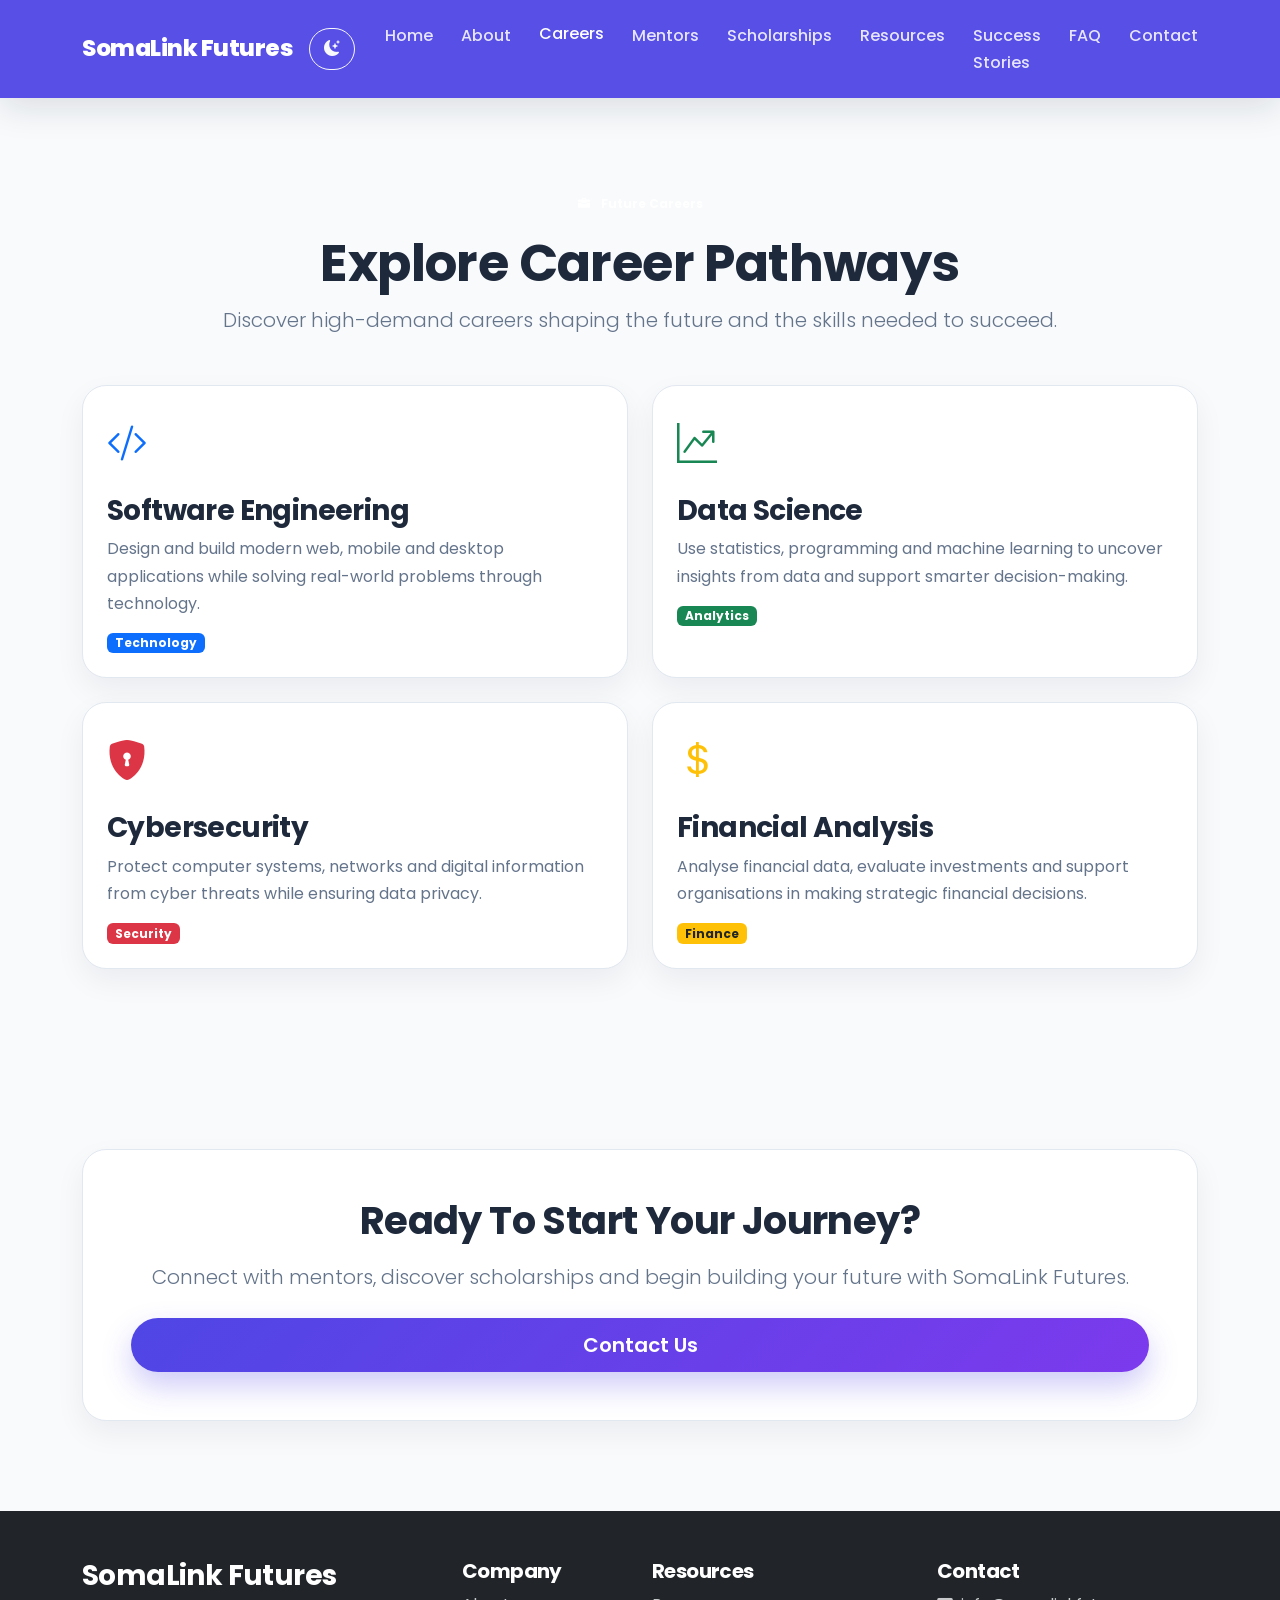
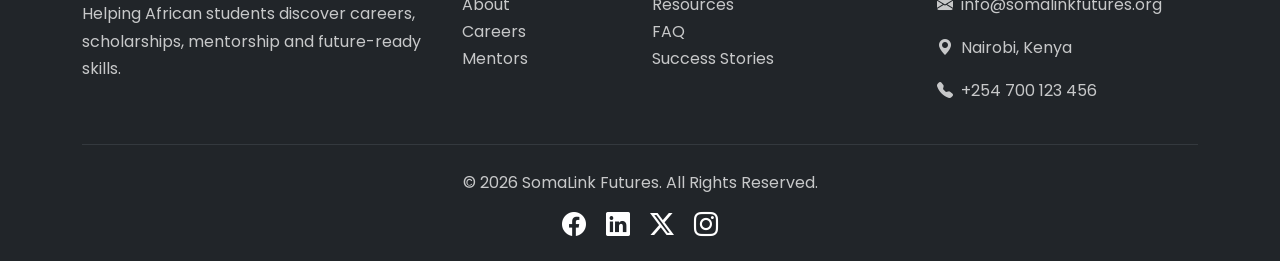
<file: careers.html>
<!DOCTYPE html>
<html lang="en">
<head>
    <meta charset="UTF-8">
    <meta name="viewport" content="width=device-width, initial-scale=1.0">
    <title>Careers - SomaLink Futures</title>

    <link href="https://cdn.jsdelivr.net/npm/bootstrap@5.3.8/dist/css/bootstrap.min.css" rel="stylesheet">
    <link rel="stylesheet" href="https://cdn.jsdelivr.net/npm/bootstrap-icons@1.11.3/font/bootstrap-icons.min.css">
    <link rel="stylesheet" href="css/style.css">
</head>

<body>

<nav class="navbar navbar-expand-xl navbar-dark sticky-top" aria-label="Main Navigation">
    <div class="container">

        <a class="navbar-brand" href="index.html">
            SomaLink Futures
        </a>

        <button
            id="themeToggle"
            class="btn btn-outline-light ms-auto me-3"
            type="button"
            aria-label="Toggle dark mode">
            <i class="bi bi-moon-stars-fill"></i>
        </button>

        <button
            class="navbar-toggler"
            type="button"
            data-bs-toggle="collapse"
            data-bs-target="#navbarNav"
            aria-controls="navbarNav"
            aria-expanded="false"
            aria-label="Toggle navigation">
            <span class="navbar-toggler-icon"></span>
        </button>

        <div class="collapse navbar-collapse" id="navbarNav">
            <ul class="navbar-nav ms-xl-auto">
                <li class="nav-item"><a class="nav-link" href="index.html">Home</a></li>
                <li class="nav-item"><a class="nav-link" href="about.html">About</a></li>
                <li class="nav-item"><a class="nav-link active" href="careers.html">Careers</a></li>
                <li class="nav-item"><a class="nav-link" href="mentors.html">Mentors</a></li>
                <li class="nav-item"><a class="nav-link" href="scholarships.html">Scholarships</a></li>
                <li class="nav-item"><a class="nav-link" href="resources.html">Resources</a></li>
                <li class="nav-item"><a class="nav-link" href="success-stories.html">Success Stories</a></li>
                <li class="nav-item"><a class="nav-link" href="faq.html">FAQ</a></li>
                <li class="nav-item"><a class="nav-link" href="contact.html">Contact</a></li>
            </ul>
        </div>

    </div>
</nav>

<main>

    <section class="container">

        <div class="text-center mb-5">
            <span class="badge mb-3 px-3 py-2">
                <i class="bi bi-briefcase-fill me-2"></i>
                Future Careers
            </span>

            <h1>Explore Career Pathways</h1>

            <p class="lead">
                Discover high-demand careers shaping the future and the skills needed to succeed.
            </p>
        </div>

        <div class="row g-4">

            <div class="col-md-6">
                <div class="card p-4 h-100">
                    <i class="bi bi-code-slash text-primary fs-1 mb-3"></i>
                    <h3>Software Engineering</h3>
                    <p>
                        Design and build modern web, mobile and desktop applications
                        while solving real-world problems through technology.
                    </p>
                    <span class="badge bg-primary align-self-start">Technology</span>
                </div>
            </div>

            <div class="col-md-6">
                <div class="card p-4 h-100">
                    <i class="bi bi-graph-up-arrow text-success fs-1 mb-3"></i>
                    <h3>Data Science</h3>
                    <p>
                        Use statistics, programming and machine learning to uncover
                        insights from data and support smarter decision-making.
                    </p>
                    <span class="badge bg-success align-self-start">Analytics</span>
                </div>
            </div>

            <div class="col-md-6">
                <div class="card p-4 h-100">
                    <i class="bi bi-shield-lock-fill text-danger fs-1 mb-3"></i>
                    <h3>Cybersecurity</h3>
                    <p>
                        Protect computer systems, networks and digital information
                        from cyber threats while ensuring data privacy.
                    </p>
                    <span class="badge bg-danger align-self-start">Security</span>
                </div>
            </div>

            <div class="col-md-6">
                <div class="card p-4 h-100">
                    <i class="bi bi-currency-dollar text-warning fs-1 mb-3"></i>
                    <h3>Financial Analysis</h3>
                    <p>
                        Analyse financial data, evaluate investments and support
                        organisations in making strategic financial decisions.
                    </p>
                    <span class="badge bg-warning text-dark align-self-start">Finance</span>
                </div>
            </div>

        </div>

    </section>

    <section class="container text-center">
        <div class="card p-5">
            <h2 class="mb-3">
                Ready To Start Your Journey?
            </h2>

            <p class="lead mb-4">
                Connect with mentors, discover scholarships and begin building your future with SomaLink Futures.
            </p>

            <a href="contact.html" class="btn btn-primary btn-lg">
                Contact Us
            </a>
        </div>
    </section>

</main>

<footer role="contentinfo" class="bg-dark text-white pt-5 pb-3">
    <div class="container">

        <div class="row gy-4">

            <div class="col-lg-4">
                <h3>SomaLink Futures</h3>
                <p>
                    Helping African students discover careers, scholarships,
                    mentorship and future-ready skills.
                </p>
            </div>

            <div class="col-lg-2">
                <h5>Company</h5>
                <ul class="list-unstyled">
                    <li><a href="about.html" class="text-decoration-none">About</a></li>
                    <li><a href="careers.html" class="text-decoration-none">Careers</a></li>
                    <li><a href="mentors.html" class="text-decoration-none">Mentors</a></li>
                </ul>
            </div>

            <div class="col-lg-3">
                <h5>Resources</h5>
                <ul class="list-unstyled">
                    <li><a href="resources.html" class="text-decoration-none">Resources</a></li>
                    <li><a href="faq.html" class="text-decoration-none">FAQ</a></li>
                    <li><a href="success-stories.html" class="text-decoration-none">Success Stories</a></li>
                </ul>
            </div>

            <div class="col-lg-3">
                <h5>Contact</h5>
                <p><i class="bi bi-envelope-fill me-2"></i>info@somalinkfutures.org</p>
                <p><i class="bi bi-geo-alt-fill me-2"></i>Nairobi, Kenya</p>
                <p><i class="bi bi-telephone-fill me-2"></i>+254 700 123 456</p>
            </div>

        </div>

        <hr class="border-secondary my-4">

        <div class="text-center">
            <p class="mb-2">© 2026 SomaLink Futures. All Rights Reserved.</p>
            <div>
                <i class="bi bi-facebook fs-4 me-3"></i>
                <i class="bi bi-linkedin fs-4 me-3"></i>
                <i class="bi bi-twitter-x fs-4 me-3"></i>
                <i class="bi bi-instagram fs-4"></i>
            </div>
        </div>

    </div>
</footer>

<button id="backToTop" class="btn btn-primary shadow" aria-label="Back to top">
    <i class="bi bi-arrow-up"></i>
</button>

<script src="https://cdn.jsdelivr.net/npm/bootstrap@5.3.8/dist/js/bootstrap.bundle.min.js"></script>
<script src="js/script.js"></script>

</body>
</html>
</file>
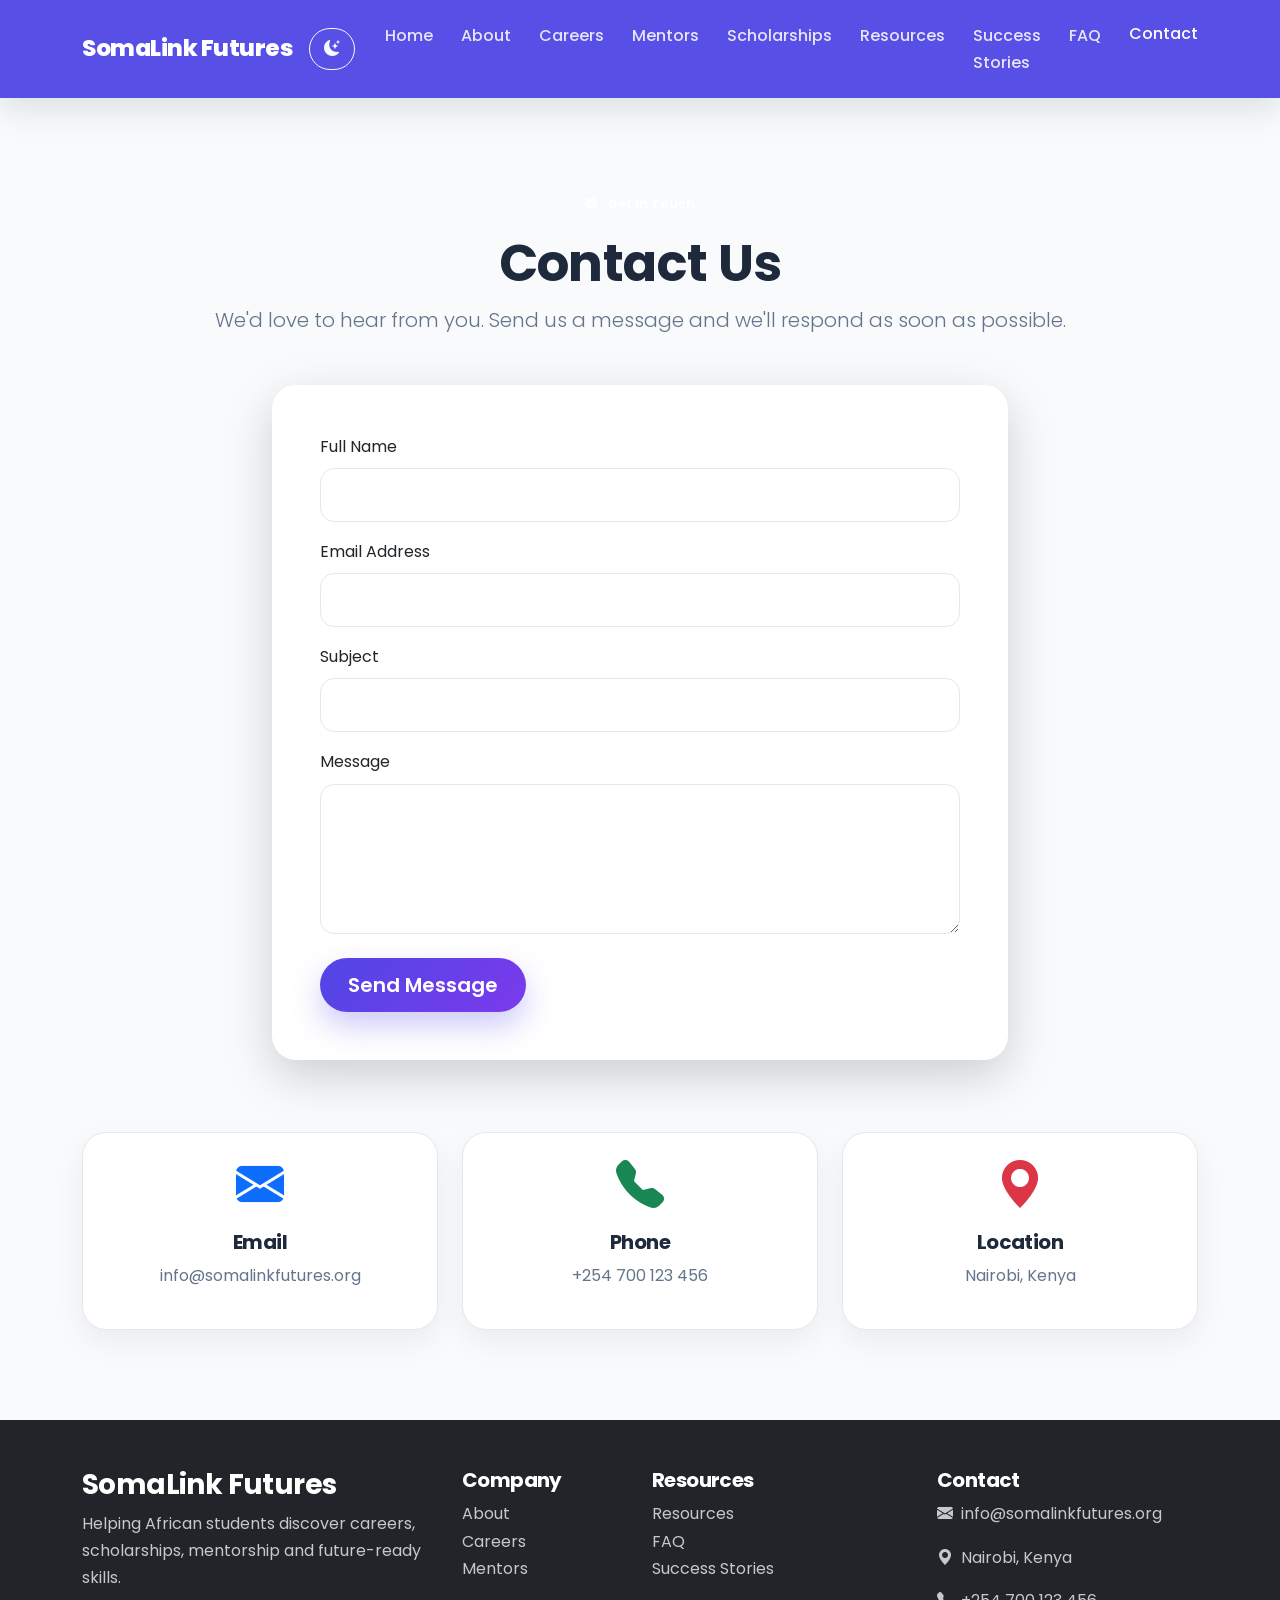
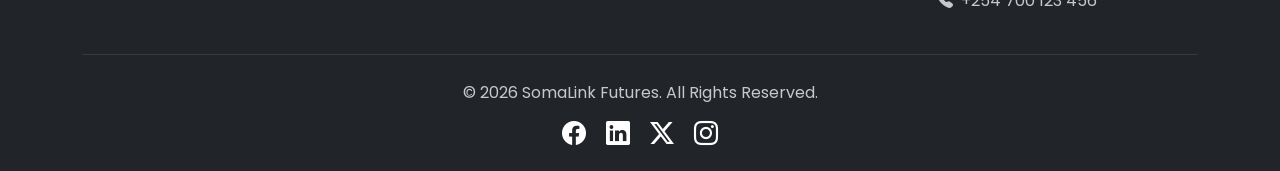
<file: contact.html>
<!DOCTYPE html>
<html lang="en">
<head>
    <meta charset="UTF-8">
    <meta name="viewport" content="width=device-width, initial-scale=1.0">
    <title>Contact - SomaLink Futures</title>

    <link href="https://cdn.jsdelivr.net/npm/bootstrap@5.3.8/dist/css/bootstrap.min.css" rel="stylesheet">
    <link rel="stylesheet" href="https://cdn.jsdelivr.net/npm/bootstrap-icons@1.11.3/font/bootstrap-icons.min.css">
    <link rel="stylesheet" href="css/style.css">
</head>

<body>

<nav class="navbar navbar-expand-xl navbar-dark sticky-top" aria-label="Main Navigation">
    <div class="container">

        <a class="navbar-brand" href="index.html">
            SomaLink Futures
        </a>

        <button
            id="themeToggle"
            class="btn btn-outline-light ms-auto me-3"
            type="button"
            aria-label="Toggle dark mode">
            <i class="bi bi-moon-stars-fill"></i>
        </button>

        <button
            class="navbar-toggler"
            type="button"
            data-bs-toggle="collapse"
            data-bs-target="#navbarNav"
            aria-controls="navbarNav"
            aria-expanded="false"
            aria-label="Toggle navigation">
            <span class="navbar-toggler-icon"></span>
        </button>

        <div class="collapse navbar-collapse" id="navbarNav">
            <ul class="navbar-nav ms-xl-auto">
                <li class="nav-item"><a class="nav-link" href="index.html">Home</a></li>
                <li class="nav-item"><a class="nav-link" href="about.html">About</a></li>
                <li class="nav-item"><a class="nav-link" href="careers.html">Careers</a></li>
                <li class="nav-item"><a class="nav-link" href="mentors.html">Mentors</a></li>
                <li class="nav-item"><a class="nav-link" href="scholarships.html">Scholarships</a></li>
                <li class="nav-item"><a class="nav-link" href="resources.html">Resources</a></li>
                <li class="nav-item"><a class="nav-link" href="success-stories.html">Success Stories</a></li>
                <li class="nav-item"><a class="nav-link" href="faq.html">FAQ</a></li>
                <li class="nav-item"><a class="nav-link active" href="contact.html">Contact</a></li>
            </ul>
        </div>

    </div>
</nav>

<main>

    <section class="container">

        <div class="text-center mb-5">
            <span class="badge mb-3 px-3 py-2">
                <i class="bi bi-envelope-fill me-2"></i>
                Get In Touch
            </span>

            <h1>Contact Us</h1>

            <p class="lead">
                We'd love to hear from you. Send us a message and we'll respond as soon as possible.
            </p>
        </div>

        <div class="row justify-content-center">

            <div class="col-lg-8">

                <div class="card shadow-lg border-0">
                    <div class="card-body p-4 p-md-5">

                        <form id="contactForm" novalidate>

                            <div class="mb-3">
                                <label for="name" class="form-label">
                                    Full Name
                                </label>

                                <input
                                    type="text"
                                    class="form-control"
                                    id="name"
                                    aria-label="Full Name"
                                    required>

                                <div class="invalid-feedback">
                                    Please enter your full name.
                                </div>
                            </div>

                            <div class="mb-3">
                                <label for="email" class="form-label">
                                    Email Address
                                </label>

                                <input
                                    type="email"
                                    class="form-control"
                                    id="email"
                                    aria-label="Email Address"
                                    required>

                                <div class="invalid-feedback">
                                    Please enter a valid email.
                                </div>
                            </div>

                            <div class="mb-3">
                                <label for="subject" class="form-label">
                                    Subject
                                </label>

                                <input
                                    type="text"
                                    class="form-control"
                                    id="subject"
                                    aria-label="Subject"
                                    required>

                                <div class="invalid-feedback">
                                    Subject is required.
                                </div>
                            </div>

                            <div class="mb-4">
                                <label for="message" class="form-label">
                                    Message
                                </label>

                                <textarea
                                    class="form-control"
                                    id="message"
                                    rows="5"
                                    aria-label="Message"
                                    required></textarea>

                                <div class="invalid-feedback">
                                    Message should contain at least 20 characters.
                                </div>
                            </div>

                            <button
                                type="submit"
                                class="btn btn-primary btn-lg">
                                Send Message
                            </button>

                        </form>

                        <div
                            id="successAlert"
                            class="alert alert-success mt-4 d-none">
                            ✅ Thank you! Your message has been submitted successfully.
                        </div>

                    </div>
                </div>

            </div>

        </div>

        <div class="row mt-5 g-4">

            <div class="col-md-4">
                <div class="card text-center p-4 h-100">
                    <i class="bi bi-envelope-fill display-5 text-primary mb-3"></i>
                    <h5>Email</h5>
                    <p>info@somalinkfutures.org</p>
                </div>
            </div>

            <div class="col-md-4">
                <div class="card text-center p-4 h-100">
                    <i class="bi bi-telephone-fill display-5 text-success mb-3"></i>
                    <h5>Phone</h5>
                    <p>+254 700 123 456</p>
                </div>
            </div>

            <div class="col-md-4">
                <div class="card text-center p-4 h-100">
                    <i class="bi bi-geo-alt-fill display-5 text-danger mb-3"></i>
                    <h5>Location</h5>
                    <p>Nairobi, Kenya</p>
                </div>
            </div>

        </div>

    </section>

</main>

<footer role="contentinfo" class="bg-dark text-white pt-5 pb-3">
    <div class="container">

        <div class="row gy-4">

            <div class="col-lg-4">
                <h3>SomaLink Futures</h3>
                <p>
                    Helping African students discover careers, scholarships,
                    mentorship and future-ready skills.
                </p>
            </div>

            <div class="col-lg-2">
                <h5>Company</h5>
                <ul class="list-unstyled">
                    <li><a href="about.html" class="text-decoration-none">About</a></li>
                    <li><a href="careers.html" class="text-decoration-none">Careers</a></li>
                    <li><a href="mentors.html" class="text-decoration-none">Mentors</a></li>
                </ul>
            </div>

            <div class="col-lg-3">
                <h5>Resources</h5>
                <ul class="list-unstyled">
                    <li><a href="resources.html" class="text-decoration-none">Resources</a></li>
                    <li><a href="faq.html" class="text-decoration-none">FAQ</a></li>
                    <li><a href="success-stories.html" class="text-decoration-none">Success Stories</a></li>
                </ul>
            </div>

            <div class="col-lg-3">
                <h5>Contact</h5>
                <p><i class="bi bi-envelope-fill me-2"></i>info@somalinkfutures.org</p>
                <p><i class="bi bi-geo-alt-fill me-2"></i>Nairobi, Kenya</p>
                <p><i class="bi bi-telephone-fill me-2"></i>+254 700 123 456</p>
            </div>

        </div>

        <hr class="border-secondary my-4">

        <div class="text-center">
            <p class="mb-2">© 2026 SomaLink Futures. All Rights Reserved.</p>
            <div>
                <i class="bi bi-facebook fs-4 me-3" aria-hidden="true"></i>
                <i class="bi bi-linkedin fs-4 me-3" aria-hidden="true"></i>
                <i class="bi bi-twitter-x fs-4 me-3" aria-hidden="true"></i>
                <i class="bi bi-instagram fs-4" aria-hidden="true"></i>
            </div>
        </div>

    </div>
</footer>

<button id="backToTop" class="btn btn-primary shadow" aria-label="Back to top">
    <i class="bi bi-arrow-up"></i>
</button>

<script src="https://cdn.jsdelivr.net/npm/bootstrap@5.3.8/dist/js/bootstrap.bundle.min.js"></script>
<script src="js/script.js"></script>

</body>
</html>
</file>
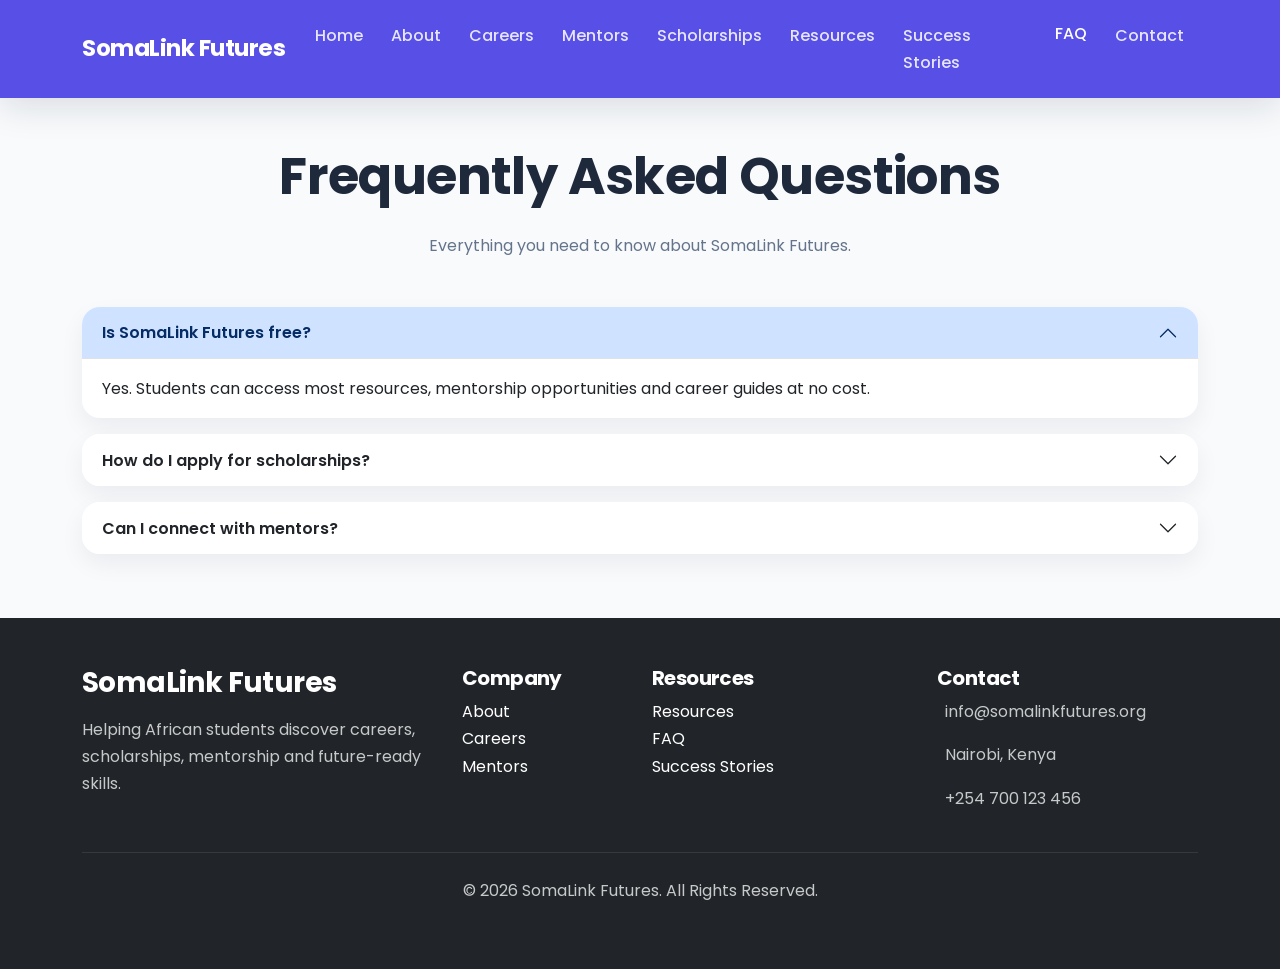
<file: faq.html>
<!DOCTYPE html>
<html lang="en">
<head>
    <meta charset="UTF-8">
    <meta name="viewport" content="width=device-width, initial-scale=1.0">
    <title>FAQ - SomaLink Futures</title>

    <link href="https://cdn.jsdelivr.net/npm/bootstrap@5.3.8/dist/css/bootstrap.min.css" rel="stylesheet">
    <link rel="stylesheet" href="css/style.css">
</head>

<body>

<nav class="navbar navbar-expand-lg navbar-dark sticky-top bg-primary">

    <div class="container">

        <a class="navbar-brand fw-bold" href="index.html">
            SomaLink Futures
        </a>

        <button
            class="navbar-toggler"
            type="button"
            data-bs-toggle="collapse"
            data-bs-target="#navbarNav"
            aria-controls="navbarNav"
            aria-expanded="false"
            aria-label="Toggle navigation">

            <span class="navbar-toggler-icon"></span>

        </button>

        <div class="collapse navbar-collapse" id="navbarNav">

            <ul class="navbar-nav ms-auto">

                <li class="nav-item">
                    <a class="nav-link" href="index.html">Home</a>
                </li>

                <li class="nav-item">
                    <a class="nav-link" href="about.html">About</a>
                </li>

                <li class="nav-item">
                    <a class="nav-link" href="careers.html">Careers</a>
                </li>

                <li class="nav-item">
                    <a class="nav-link" href="mentors.html">Mentors</a>
                </li>

                <li class="nav-item">
                    <a class="nav-link" href="scholarships.html">Scholarships</a>
                </li>

                <li class="nav-item">
                    <a class="nav-link" href="resources.html">Resources</a>
                </li>

                <li class="nav-item">
                    <a class="nav-link" href="success-stories.html">Success Stories</a>
                </li>

                <li class="nav-item">
                    <a class="nav-link active" href="faq.html">FAQ</a>
                </li>

                <li class="nav-item">
                    <a class="nav-link" href="contact.html">Contact</a>
                </li>

            </ul>

        </div>

    </div>

</nav>

<main class="container py-5">

    <h1 class="text-center mb-4">
        Frequently Asked Questions
    </h1>

    <p class="text-center mb-5">
        Everything you need to know about SomaLink Futures.
    </p>

    <div class="accordion" id="faqAccordion">

        <div class="accordion-item">
            <h2 class="accordion-header">
                <button class="accordion-button"
                        type="button"
                        data-bs-toggle="collapse"
                        data-bs-target="#q1">
                    Is SomaLink Futures free?
                </button>
            </h2>

            <div id="q1" class="accordion-collapse collapse show">
                <div class="accordion-body">
                    Yes. Students can access most resources, mentorship opportunities and career guides at no cost.
                </div>
            </div>
        </div>

        <div class="accordion-item">
            <h2 class="accordion-header">
                <button class="accordion-button collapsed"
                        type="button"
                        data-bs-toggle="collapse"
                        data-bs-target="#q2">
                    How do I apply for scholarships?
                </button>
            </h2>

            <div id="q2" class="accordion-collapse collapse">
                <div class="accordion-body">
                    Visit the Scholarships page and choose the programme that matches your eligibility requirements.
                </div>
            </div>
        </div>

        <div class="accordion-item">
            <h2 class="accordion-header">
                <button class="accordion-button collapsed"
                        type="button"
                        data-bs-toggle="collapse"
                        data-bs-target="#q3">
                    Can I connect with mentors?
                </button>
            </h2>

            <div id="q3" class="accordion-collapse collapse">
                <div class="accordion-body">
                    Absolutely. SomaLink Futures connects students with professionals across technology, finance and business.
                </div>
            </div>
        </div>

    </div>

</main>

<footer class="bg-dark text-white pt-5 pb-3">

    <div class="container">

        <div class="row gy-4">

            <div class="col-lg-4">

                <h3 class="fw-bold mb-3">
                    SomaLink Futures
                </h3>

                <p>
                    Helping African students discover careers,
                    scholarships, mentorship and future-ready skills.
                </p>

            </div>

            <div class="col-lg-2">

                <h5>Company</h5>

                <ul class="list-unstyled">

                    <li>
                        <a href="about.html"
                           class="text-white text-decoration-none">
                            About
                        </a>
                    </li>

                    <li>
                        <a href="careers.html"
                           class="text-white text-decoration-none">
                            Careers
                        </a>
                    </li>

                    <li>
                        <a href="mentors.html"
                           class="text-white text-decoration-none">
                            Mentors
                        </a>
                    </li>

                </ul>

            </div>

            <div class="col-lg-3">

                <h5>Resources</h5>

                <ul class="list-unstyled">

                    <li>
                        <a href="resources.html"
                           class="text-white text-decoration-none">
                            Resources
                        </a>
                    </li>

                    <li>
                        <a href="faq.html"
                           class="text-white text-decoration-none">
                            FAQ
                        </a>
                    </li>

                    <li>
                        <a href="success-stories.html"
                           class="text-white text-decoration-none">
                            Success Stories
                        </a>
                    </li>

                </ul>

            </div>

            <div class="col-lg-3">

                <h5>Contact</h5>

                <p>
                    <i class="bi bi-envelope-fill me-2"></i>
                    info@somalinkfutures.org
                </p>

                <p>
                    <i class="bi bi-geo-alt-fill me-2"></i>
                    Nairobi, Kenya
                </p>

                <p>
                    <i class="bi bi-telephone-fill me-2"></i>
                    +254 700 123 456
                </p>

            </div>

        </div>

        <hr class="border-secondary my-4">

        <div class="text-center">

            <p class="mb-2">
                © 2026 SomaLink Futures. All Rights Reserved.
            </p>

            <div>

                <i class="bi bi-facebook fs-4 me-3"></i>

                <i class="bi bi-linkedin fs-4 me-3"></i>

                <i class="bi bi-twitter-x fs-4 me-3"></i>

                <i class="bi bi-instagram fs-4"></i>

            </div>

        </div>

    </div>

</footer>

<script src="https://cdn.jsdelivr.net/npm/bootstrap@5.3.8/dist/js/bootstrap.bundle.min.js"></script>

</body>
</html>
</file>
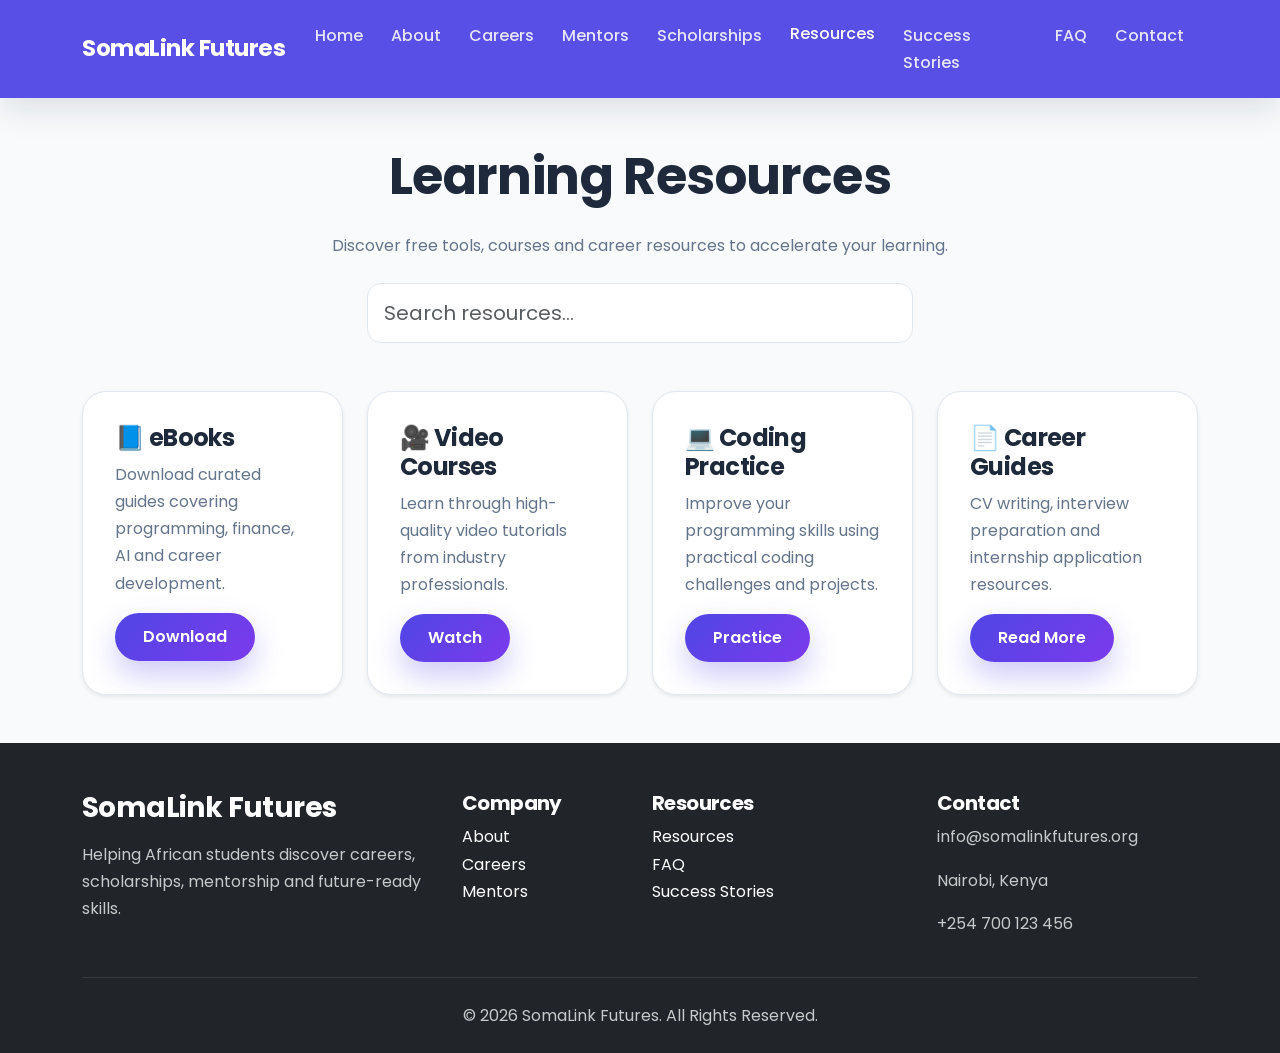
<file: resources.html>
<!DOCTYPE html>
<html lang="en">
<head>
    <meta charset="UTF-8">
    <meta name="viewport" content="width=device-width, initial-scale=1.0">
    <title>Resources - SomaLink Futures</title>

    <link href="https://cdn.jsdelivr.net/npm/bootstrap@5.3.8/dist/css/bootstrap.min.css" rel="stylesheet">
    <link rel="stylesheet" href="css/style.css">
</head>

<body>

<nav class="navbar navbar-expand-lg navbar-dark sticky-top bg-primary">

    <div class="container">

        <a class="navbar-brand fw-bold" href="index.html">
            SomaLink Futures
        </a>

        <button
            class="navbar-toggler"
            type="button"
            data-bs-toggle="collapse"
            data-bs-target="#navbarNav"
            aria-controls="navbarNav"
            aria-expanded="false"
            aria-label="Toggle navigation">

            <span class="navbar-toggler-icon"></span>

        </button>

        <div class="collapse navbar-collapse" id="navbarNav">

            <ul class="navbar-nav ms-auto">

                <li class="nav-item"><a class="nav-link" href="index.html">Home</a></li>
                <li class="nav-item"><a class="nav-link" href="about.html">About</a></li>
                <li class="nav-item"><a class="nav-link" href="careers.html">Careers</a></li>
                <li class="nav-item"><a class="nav-link" href="mentors.html">Mentors</a></li>
                <li class="nav-item"><a class="nav-link" href="scholarships.html">Scholarships</a></li>
                <li class="nav-item"><a class="nav-link active" href="resources.html">Resources</a></li>
                <li class="nav-item"><a class="nav-link" href="success-stories.html">Success Stories</a></li>
                <li class="nav-item"><a class="nav-link" href="faq.html">FAQ</a></li>
                <li class="nav-item"><a class="nav-link" href="contact.html">Contact</a></li>

            </ul>

        </div>

    </div>

</nav>

<main class="container py-5">

    <h1 class="text-center mb-4">
        Learning Resources
    </h1>

    <p class="text-center mb-4">
        Discover free tools, courses and career resources to accelerate your learning.
    </p>

    <div class="row justify-content-center mb-5">

        <div class="col-lg-6">

            <input
                type="text"
                id="resourceSearch"
                class="form-control form-control-lg"
                placeholder="Search resources..."
                aria-label="Search learning resources">

        </div>

    </div>

    <div class="row g-4" id="resourceContainer">

        <div class="col-lg-3 col-md-6 resource-card">

            <div class="card h-100 shadow-sm">

                <div class="card-body">

                    <h4>📘 eBooks</h4>

                    <p>
                        Download curated guides covering programming,
                        finance, AI and career development.
                    </p>

                    <a href="#" class="btn btn-primary">
                        Download
                    </a>

                </div>

            </div>

        </div>

        <div class="col-lg-3 col-md-6 resource-card">

            <div class="card h-100 shadow-sm">

                <div class="card-body">

                    <h4>🎥 Video Courses</h4>

                    <p>
                        Learn through high-quality video tutorials from
                        industry professionals.
                    </p>

                    <a href="#" class="btn btn-primary">
                        Watch
                    </a>

                </div>

            </div>

        </div>

        <div class="col-lg-3 col-md-6 resource-card">

            <div class="card h-100 shadow-sm">

                <div class="card-body">

                    <h4>💻 Coding Practice</h4>

                    <p>
                        Improve your programming skills using practical
                        coding challenges and projects.
                    </p>

                    <a href="#" class="btn btn-primary">
                        Practice
                    </a>

                </div>

            </div>

        </div>

        <div class="col-lg-3 col-md-6 resource-card">

            <div class="card h-100 shadow-sm">

                <div class="card-body">

                    <h4>📄 Career Guides</h4>

                    <p>
                        CV writing, interview preparation and internship
                        application resources.
                    </p>

                    <a href="#" class="btn btn-primary">
                        Read More
                    </a>

                </div>

            </div>

        </div>

    </div>

</main>

<footer class="bg-dark text-white pt-5 pb-3">

    <div class="container">

        <div class="row gy-4">

            <div class="col-lg-4">

                <h3 class="fw-bold mb-3">
                    SomaLink Futures
                </h3>

                <p>
                    Helping African students discover careers,
                    scholarships, mentorship and future-ready skills.
                </p>

            </div>

            <div class="col-lg-2">

                <h5>Company</h5>

                <ul class="list-unstyled">

                    <li><a href="about.html" class="text-white text-decoration-none">About</a></li>
                    <li><a href="careers.html" class="text-white text-decoration-none">Careers</a></li>
                    <li><a href="mentors.html" class="text-white text-decoration-none">Mentors</a></li>

                </ul>

            </div>

            <div class="col-lg-3">

                <h5>Resources</h5>

                <ul class="list-unstyled">

                    <li><a href="resources.html" class="text-white text-decoration-none">Resources</a></li>
                    <li><a href="faq.html" class="text-white text-decoration-none">FAQ</a></li>
                    <li><a href="success-stories.html" class="text-white text-decoration-none">Success Stories</a></li>

                </ul>

            </div>

            <div class="col-lg-3">

                <h5>Contact</h5>

                <p>info@somalinkfutures.org</p>
                <p>Nairobi, Kenya</p>
                <p>+254 700 123 456</p>

            </div>

        </div>

        <hr class="border-secondary my-4">

        <div class="text-center">

            <p class="mb-2">
                © 2026 SomaLink Futures. All Rights Reserved.
            </p>

        </div>

    </div>

</footer>

<script src="https://cdn.jsdelivr.net/npm/bootstrap@5.3.8/dist/js/bootstrap.bundle.min.js"></script>
<script src="js/script.js"></script>

</body>
</html>
</file>
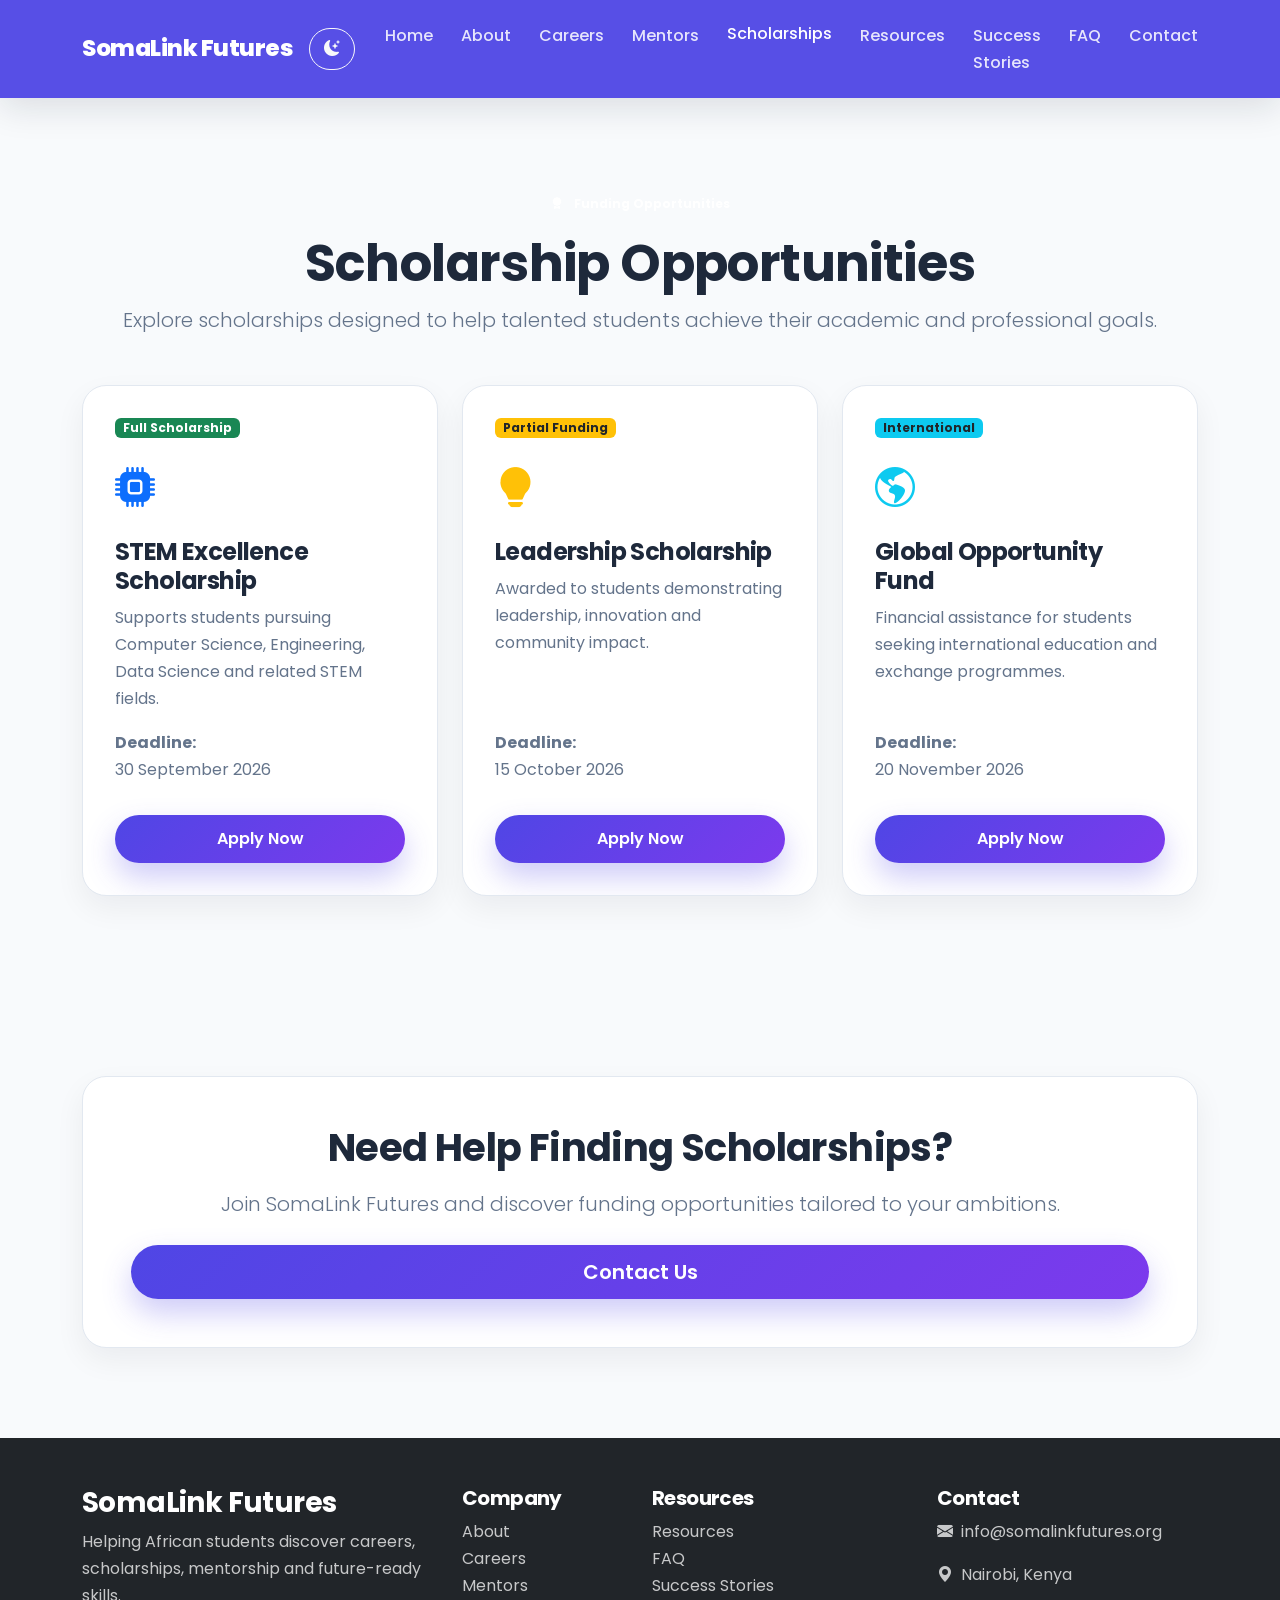
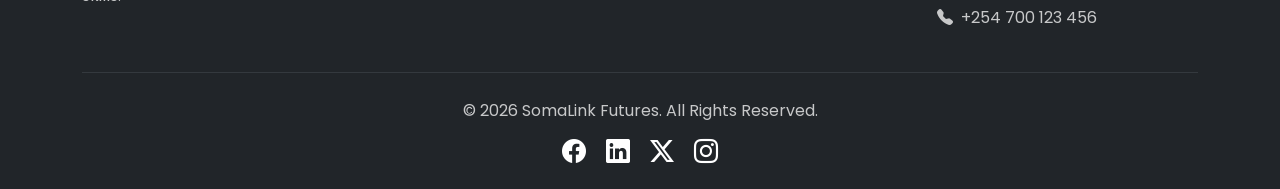
<file: scholarships.html>
<!DOCTYPE html>
<html lang="en">
<head>
    <meta charset="UTF-8">
    <meta name="viewport" content="width=device-width, initial-scale=1.0">
    <title>Scholarships - SomaLink Futures</title>

    <link href="https://cdn.jsdelivr.net/npm/bootstrap@5.3.8/dist/css/bootstrap.min.css" rel="stylesheet">
    <link rel="stylesheet" href="https://cdn.jsdelivr.net/npm/bootstrap-icons@1.11.3/font/bootstrap-icons.min.css">
    <link rel="stylesheet" href="css/style.css">
</head>

<body>

<nav class="navbar navbar-expand-xl navbar-dark sticky-top" aria-label="Main Navigation">
    <div class="container">

        <a class="navbar-brand" href="index.html">
            SomaLink Futures
        </a>

        <button
            id="themeToggle"
            class="btn btn-outline-light ms-auto me-3"
            type="button"
            aria-label="Toggle dark mode">
            <i class="bi bi-moon-stars-fill"></i>
        </button>

        <button
            class="navbar-toggler"
            type="button"
            data-bs-toggle="collapse"
            data-bs-target="#navbarNav"
            aria-controls="navbarNav"
            aria-expanded="false"
            aria-label="Toggle navigation">

            <span class="navbar-toggler-icon"></span>

        </button>

        <div class="collapse navbar-collapse" id="navbarNav">

            <ul class="navbar-nav ms-xl-auto">

                <li class="nav-item"><a class="nav-link" href="index.html">Home</a></li>
                <li class="nav-item"><a class="nav-link" href="about.html">About</a></li>
                <li class="nav-item"><a class="nav-link" href="careers.html">Careers</a></li>
                <li class="nav-item"><a class="nav-link" href="mentors.html">Mentors</a></li>
                <li class="nav-item"><a class="nav-link active" href="scholarships.html">Scholarships</a></li>
                <li class="nav-item"><a class="nav-link" href="resources.html">Resources</a></li>
                <li class="nav-item"><a class="nav-link" href="success-stories.html">Success Stories</a></li>
                <li class="nav-item"><a class="nav-link" href="faq.html">FAQ</a></li>
                <li class="nav-item"><a class="nav-link" href="contact.html">Contact</a></li>

            </ul>

        </div>

    </div>
</nav>

<main>

<section class="container">

    <div class="text-center mb-5">

        <span class="badge mb-3 px-3 py-2">
            <i class="bi bi-award-fill me-2"></i>
            Funding Opportunities
        </span>

        <h1>Scholarship Opportunities</h1>

        <p class="lead">
            Explore scholarships designed to help talented students achieve their academic and professional goals.
        </p>

    </div>

    <div class="row g-4">

        <div class="col-lg-4 col-md-6">

            <div class="card h-100">

                <div class="card-body d-flex flex-column">

                    <span class="badge bg-success mb-3 align-self-start">
                        Full Scholarship
                    </span>

                    <i class="bi bi-cpu-fill text-primary fs-1 mb-3"></i>

                    <h4>STEM Excellence Scholarship</h4>

                    <p>
                        Supports students pursuing Computer Science,
                        Engineering, Data Science and related STEM fields.
                    </p>

                    <p class="mt-auto">
                        <strong>Deadline:</strong><br>
                        30 September 2026
                    </p>

                    <button
                        class="btn btn-primary mt-3"
                        data-bs-toggle="modal"
                        data-bs-target="#scholarshipModal">

                        Apply Now

                    </button>

                </div>

            </div>

        </div>

        <div class="col-lg-4 col-md-6">

            <div class="card h-100">

                <div class="card-body d-flex flex-column">

                    <span class="badge bg-warning text-dark mb-3 align-self-start">
                        Partial Funding
                    </span>

                    <i class="bi bi-lightbulb-fill text-warning fs-1 mb-3"></i>

                    <h4>Leadership Scholarship</h4>

                    <p>
                        Awarded to students demonstrating leadership,
                        innovation and community impact.
                    </p>

                    <p class="mt-auto">
                        <strong>Deadline:</strong><br>
                        15 October 2026
                    </p>

                    <button
                        class="btn btn-primary mt-3"
                        data-bs-toggle="modal"
                        data-bs-target="#scholarshipModal">

                        Apply Now

                    </button>

                </div>

            </div>

        </div>

        <div class="col-lg-4 col-md-6">

            <div class="card h-100">

                <div class="card-body d-flex flex-column">

                    <span class="badge bg-info text-dark mb-3 align-self-start">
                        International
                    </span>

                    <i class="bi bi-globe-americas text-info fs-1 mb-3"></i>

                    <h4>Global Opportunity Fund</h4>

                    <p>
                        Financial assistance for students seeking
                        international education and exchange programmes.
                    </p>

                    <p class="mt-auto">
                        <strong>Deadline:</strong><br>
                        20 November 2026
                    </p>

                    <button
                        class="btn btn-primary mt-3"
                        data-bs-toggle="modal"
                        data-bs-target="#scholarshipModal">

                        Apply Now

                    </button>

                </div>

            </div>

        </div>

    </div>

</section>

<section class="container text-center">

    <div class="card p-5">

        <h2 class="mb-3">
            Need Help Finding Scholarships?
        </h2>

        <p class="lead mb-4">
            Join SomaLink Futures and discover funding opportunities tailored to your ambitions.
        </p>

        <a href="contact.html" class="btn btn-primary btn-lg">
            Contact Us
        </a>

    </div>

</section>

</main>

<div
    class="modal fade"
    id="scholarshipModal"
    tabindex="-1"
    aria-hidden="true">

    <div class="modal-dialog modal-dialog-centered">

        <div class="modal-content">

            <div class="modal-header">

                <h5 class="modal-title">
                    Scholarship Applications
                </h5>

                <button
                    type="button"
                    class="btn-close"
                    data-bs-dismiss="modal">
                </button>

            </div>

            <div class="modal-body">

                Applications for these scholarships will open soon.

                <br><br>

                Stay connected with SomaLink Futures for updates on
                application requirements and deadlines.

            </div>

            <div class="modal-footer">

                <button
                    class="btn btn-secondary"
                    data-bs-dismiss="modal">

                    Close

                </button>

                <a
                    href="contact.html"
                    class="btn btn-primary">

                    Contact Us

                </a>

            </div>

        </div>

    </div>

</div>

<footer role="contentinfo" class="bg-dark text-white pt-5 pb-3">

    <div class="container">

        <div class="row gy-4">

            <div class="col-lg-4">

                <h3>SomaLink Futures</h3>

                <p>
                    Helping African students discover careers,
                    scholarships, mentorship and future-ready skills.
                </p>

            </div>

            <div class="col-lg-2">

                <h5>Company</h5>

                <ul class="list-unstyled">

                    <li><a href="about.html" class="text-decoration-none">About</a></li>
                    <li><a href="careers.html" class="text-decoration-none">Careers</a></li>
                    <li><a href="mentors.html" class="text-decoration-none">Mentors</a></li>

                </ul>

            </div>

            <div class="col-lg-3">

                <h5>Resources</h5>

                <ul class="list-unstyled">

                    <li><a href="resources.html" class="text-decoration-none">Resources</a></li>
                    <li><a href="faq.html" class="text-decoration-none">FAQ</a></li>
                    <li><a href="success-stories.html" class="text-decoration-none">Success Stories</a></li>

                </ul>

            </div>

            <div class="col-lg-3">

                <h5>Contact</h5>

                <p><i class="bi bi-envelope-fill me-2"></i>info@somalinkfutures.org</p>
                <p><i class="bi bi-geo-alt-fill me-2"></i>Nairobi, Kenya</p>
                <p><i class="bi bi-telephone-fill me-2"></i>+254 700 123 456</p>

            </div>

        </div>

        <hr class="border-secondary my-4">

        <div class="text-center">

            <p class="mb-2">
                © 2026 SomaLink Futures. All Rights Reserved.
            </p>

            <div>

                <i class="bi bi-facebook fs-4 me-3"></i>
                <i class="bi bi-linkedin fs-4 me-3"></i>
                <i class="bi bi-twitter-x fs-4 me-3"></i>
                <i class="bi bi-instagram fs-4"></i>

            </div>

        </div>

    </div>

</footer>

<button
    id="backToTop"
    class="btn btn-primary shadow"
    aria-label="Back to top">

    <i class="bi bi-arrow-up"></i>

</button>

<script src="https://cdn.jsdelivr.net/npm/bootstrap@5.3.8/dist/js/bootstrap.bundle.min.js"></script>
<script src="js/script.js"></script>

</body>
</html>
</file>
<file: css/style.css>
@import url("https://fonts.googleapis.com/css2?family=Poppins:wght@300;400;500;600;700;800&display=swap");

:root {
    --primary: #4f46e5;
    --primary-dark: #3730a3;
    --accent: #10b981;
    --warning: #f59e0b;
    --danger: #ef4444;
    --dark: #0f172a;
    --text: #1e293b;
    --muted: #64748b;
    --light-bg: #f8fafc;
    --card-bg: #ffffff;
    --border: #e2e8f0;
    --shadow: 0 20px 45px rgba(15, 23, 42, 0.1);
}

* {
    box-sizing: border-box;
}

html {
    scroll-behavior: smooth;
}

body {
    font-family: "Poppins", sans-serif;
    background: var(--light-bg);
    color: var(--text);
    line-height: 1.7;
    overflow-x: hidden;
}

p {
    color: var(--muted);
}

section {
    padding: 90px 0;
}

.navbar {
    background: rgba(79, 70, 229, 0.95) !important;
    backdrop-filter: blur(16px);
    box-shadow: 0 10px 35px rgba(15, 23, 42, 0.12);
    padding: 14px 0;
}

.navbar-brand {
    font-size: 1.45rem;
    font-weight: 800;
    letter-spacing: -0.5px;
}

.nav-link {
    font-weight: 500;
    margin: 0 6px;
    color: rgba(255, 255, 255, 0.85) !important;
    transition: 0.25s ease;
}

.nav-link:hover,
.nav-link.active {
    color: #ffffff !important;
    transform: translateY(-2px);
}

#themeToggle {
    border-radius: 999px;
    padding: 8px 14px;
}

.btn {
    border-radius: 999px;
    padding: 12px 28px;
    font-weight: 600;
    transition: 0.3s ease;
}

.btn:hover {
    transform: translateY(-3px);
}

.btn-primary {
    background: linear-gradient(135deg, var(--primary), #7c3aed);
    border: none;
    box-shadow: 0 14px 30px rgba(79, 70, 229, 0.28);
}

.btn-primary:hover {
    background: linear-gradient(135deg, var(--primary-dark), #6d28d9);
    box-shadow: 0 18px 40px rgba(79, 70, 229, 0.35);
}

.btn-outline-primary {
    color: var(--primary);
    border: 2px solid var(--primary);
}

.btn-outline-primary:hover {
    background: var(--primary);
    color: white;
    border-color: var(--primary);
}

.hero-section {
    position: relative;
    min-height: 90vh;
    display: flex;
    align-items: center;
    padding: 100px 0;
    overflow: hidden;
    background:
        radial-gradient(circle at top left, rgba(79, 70, 229, 0.20), transparent 30%),
        radial-gradient(circle at bottom right, rgba(16, 185, 129, 0.18), transparent 35%),
        linear-gradient(135deg, #eef2ff 0%, #ffffff 55%, #ecfdf5 100%);
}

.hero-section::before {
    content: "";
    position: absolute;
    width: 420px;
    height: 420px;
    border-radius: 50%;
    background: rgba(79, 70, 229, 0.10);
    top: -120px;
    right: -120px;
}

.hero-section::after {
    content: "";
    position: absolute;
    width: 320px;
    height: 320px;
    border-radius: 50%;
    background: rgba(16, 185, 129, 0.10);
    bottom: -110px;
    left: -90px;
}

.hero-section .container {
    position: relative;
    z-index: 2;
}

.hero-section h1 {
    font-size: clamp(2.6rem, 5vw, 4.8rem);
    line-height: 1.08;
    font-weight: 800;
    letter-spacing: -2px;
}

.hero-section .lead {
    font-size: 1.15rem;
    max-width: 620px;
}

.hero-section img {
    border-radius: 32px;
    box-shadow: 0 30px 70px rgba(15, 23, 42, 0.22);
    transition: 0.4s ease;
}

.hero-section img:hover {
    transform: translateY(-8px) scale(1.015);
}

.hero-section .badge {
    border-radius: 999px;
    background: rgba(16, 185, 129, 0.12) !important;
    color: #047857;
    border: 1px solid rgba(16, 185, 129, 0.25);
}

.card {
    border: 1px solid var(--border);
    border-radius: 24px;
    background: var(--card-bg);
    box-shadow: 0 12px 30px rgba(15, 23, 42, 0.06);
    transition: 0.35s ease;
    overflow: hidden;
}

.card:hover {
    transform: translateY(-10px);
    box-shadow: var(--shadow);
}

.card-body {
    padding: 2rem;
}

.card img {
    height: 240px;
    object-fit: cover;
    transition: transform 0.4s ease;
}

.card:hover img {
    transform: scale(1.05);
}

h1,
h2,
h3,
h4,
h5,
h6 {
    font-weight: 700;
    letter-spacing: -0.6px;
    color: var(--text);
}

h1 {
    font-size: clamp(2.3rem, 4vw, 3.5rem);
}

h2 {
    font-size: clamp(2rem, 3vw, 2.8rem);
}

.counter {
    font-weight: 800;
    color: var(--primary);
}

.carousel {
    border-radius: 28px !important;
    overflow: hidden;
    box-shadow: var(--shadow);
}

.carousel img {
    height: 500px;
    object-fit: cover;
}

.carousel-caption {
    background: rgba(15, 23, 42, 0.62);
    backdrop-filter: blur(8px);
    border-radius: 18px;
    padding: 22px;
}

.accordion-item {
    border: none;
    border-radius: 18px !important;
    margin-bottom: 16px;
    overflow: hidden;
    box-shadow: 0 10px 25px rgba(15, 23, 42, 0.06);
}

.accordion-button {
    font-weight: 600;
}

.form-control {
    border-radius: 14px;
    padding: 14px 16px;
    border: 1px solid var(--border);
}

.form-control:focus {
    border-color: var(--primary);
    box-shadow: 0 0 0 0.25rem rgba(79, 70, 229, 0.15);
}

footer {
    margin-top: 0;
    background: #0f172a !important;
}

footer p,
footer li,
footer a {
    color: rgba(255, 255, 255, 0.75) !important;
}

footer h3,
footer h4,
footer h5 {
    color: white;
}

footer a {
    transition: 0.25s ease;
}

footer a:hover {
    color: white !important;
    padding-left: 4px;
}

#backToTop {
    position: fixed;
    bottom: 28px;
    right: 28px;
    width: 55px;
    height: 55px;
    display: none;
    z-index: 999;
    font-size: 1.25rem;
    border-radius: 50%;
}

.modal-content {
    border: none;
    border-radius: 24px;
    overflow: hidden;
}

.modal-header {
    background: linear-gradient(135deg, var(--primary), #7c3aed);
    color: white;
}

.modal-header .btn-close {
    filter: invert(1);
}

body.dark-mode {
    background: #020617;
    color: #e5e7eb;
}

body.dark-mode .navbar {
    background: rgba(15, 23, 42, 0.95) !important;
}

body.dark-mode .hero-section {
    background:
        radial-gradient(circle at top left, rgba(79, 70, 229, 0.24), transparent 35%),
        radial-gradient(circle at bottom right, rgba(16, 185, 129, 0.18), transparent 35%),
        linear-gradient(135deg, #020617 0%, #111827 100%);
}

body.dark-mode h1,
body.dark-mode h2,
body.dark-mode h3,
body.dark-mode h4,
body.dark-mode h5,
body.dark-mode h6 {
    color: white;
}

body.dark-mode p {
    color: #cbd5e1;
}

body.dark-mode .card,
body.dark-mode .accordion-item,
body.dark-mode .modal-content {
    background: #111827;
    color: #e5e7eb;
    border-color: #1f2937;
}

body.dark-mode .form-control {
    background: #020617;
    color: white;
    border-color: #334155;
}

body.dark-mode .form-control::placeholder {
    color: #94a3b8;
}

body.dark-mode footer {
    background: #020617 !important;
}

body.dark-mode .btn-outline-primary {
    color: white;
    border-color: white;
}

body.dark-mode .btn-outline-primary:hover {
    background: white;
    color: #020617;
}

body.dark-mode .hero-section .badge {
    color: #d1fae5;
    background: rgba(16, 185, 129, 0.14) !important;
}

@media (max-width: 1200px) {
    .navbar-nav {
        padding-top: 1rem;
    }

    .nav-link {
        margin: 4px 0;
    }
}

@media (max-width: 992px) {
    .hero-section {
        text-align: center;
        padding: 80px 20px;
    }

    .hero-section .lead {
        margin-left: auto;
        margin-right: auto;
    }

    .hero-section img {
        margin-top: 40px;
    }

    footer {
        text-align: center;
    }
}

@media (max-width: 768px) {
    section {
        padding: 70px 0;
    }

    .hero-section h1 {
        font-size: 2.6rem;
    }

    .btn-lg {
        width: 100%;
        margin-bottom: 14px;
    }

    .carousel img {
        height: 300px;
    }

    .carousel-caption {
        padding: 14px;
    }
}

@media (max-width: 576px) {
    .navbar-brand {
        font-size: 1.15rem;
    }

    .hero-section {
        padding: 65px 14px;
    }

    .hero-section h1 {
        font-size: 2.2rem;
    }

    .card-body {
        padding: 1.5rem;
    }

    #backToTop {
        width: 48px;
        height: 48px;
        right: 18px;
        bottom: 18px;
    }
}
</file>
